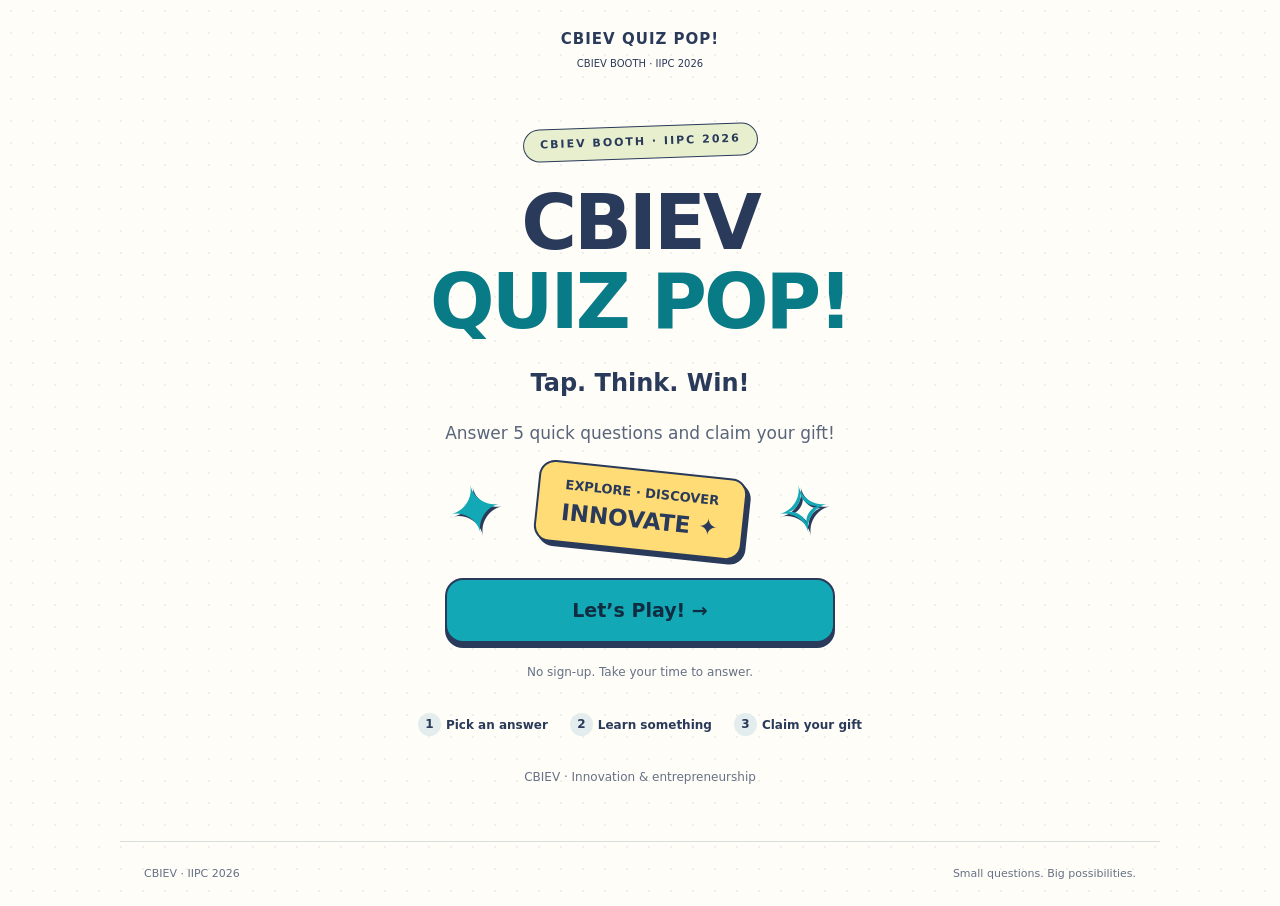
<file: index.html>
<!doctype html>
<html lang="en">

<head>
    <meta charset="utf-8">
    <meta name="viewport" content="width=device-width, initial-scale=1">
    <meta name="theme-color" content="#FFFDF7">
    <title>CBIEV QUIZ POP!</title>
    <link rel="stylesheet" href="css/style.css?v=red-popup-20261123">
    <script src="js/quiz.js?v=mixed-rounds-v4-20261123" defer></script>
</head>

<body>
    <header class="site-header">
        <span class="event"><b>CBIEV QUIZ POP!</b><br><small>CBIEV BOOTH · IIPC 2026</small></span>
    </header>
    <main id="app" class="quiz" aria-live="polite">
        <p>Getting your quest ready…</p>
    </main>
    <footer>CBIEV · IIPC 2026 <span>Small questions. Big possibilities.</span></footer>
</body>

</html>
</file>
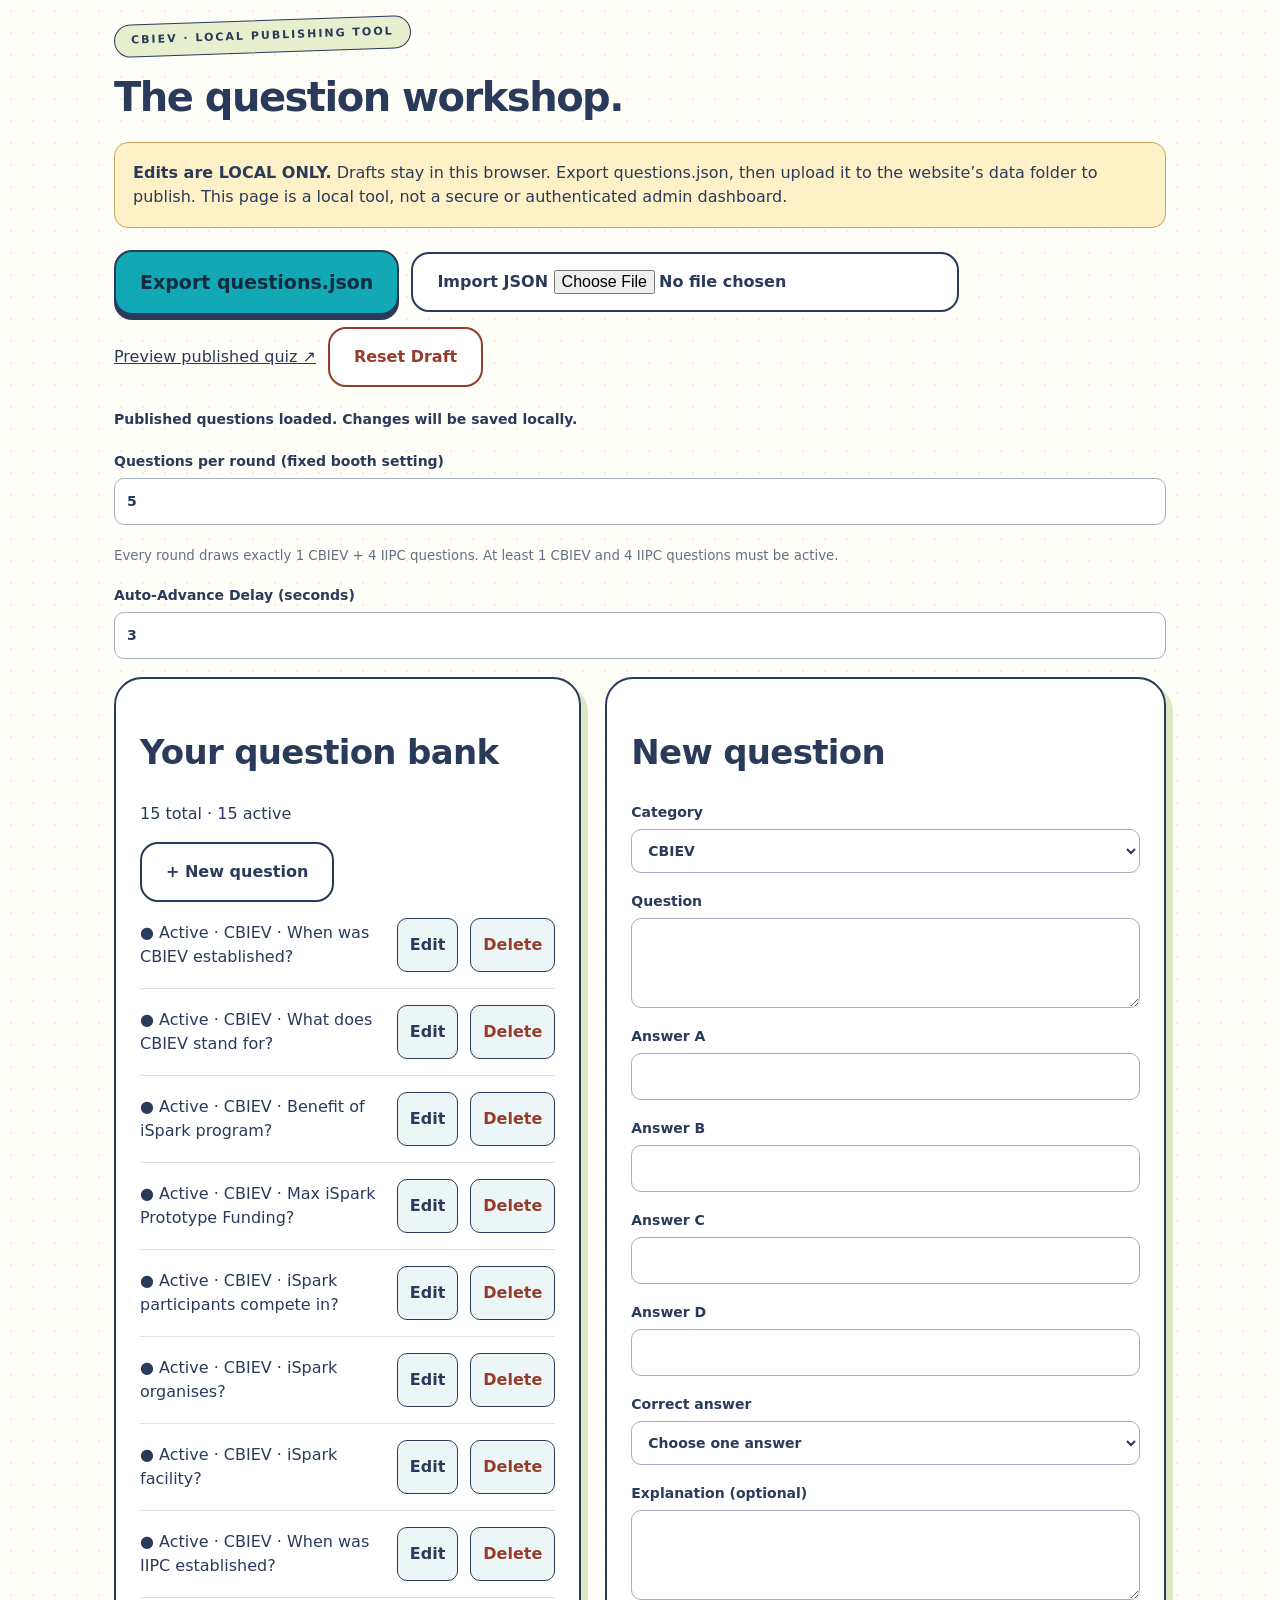
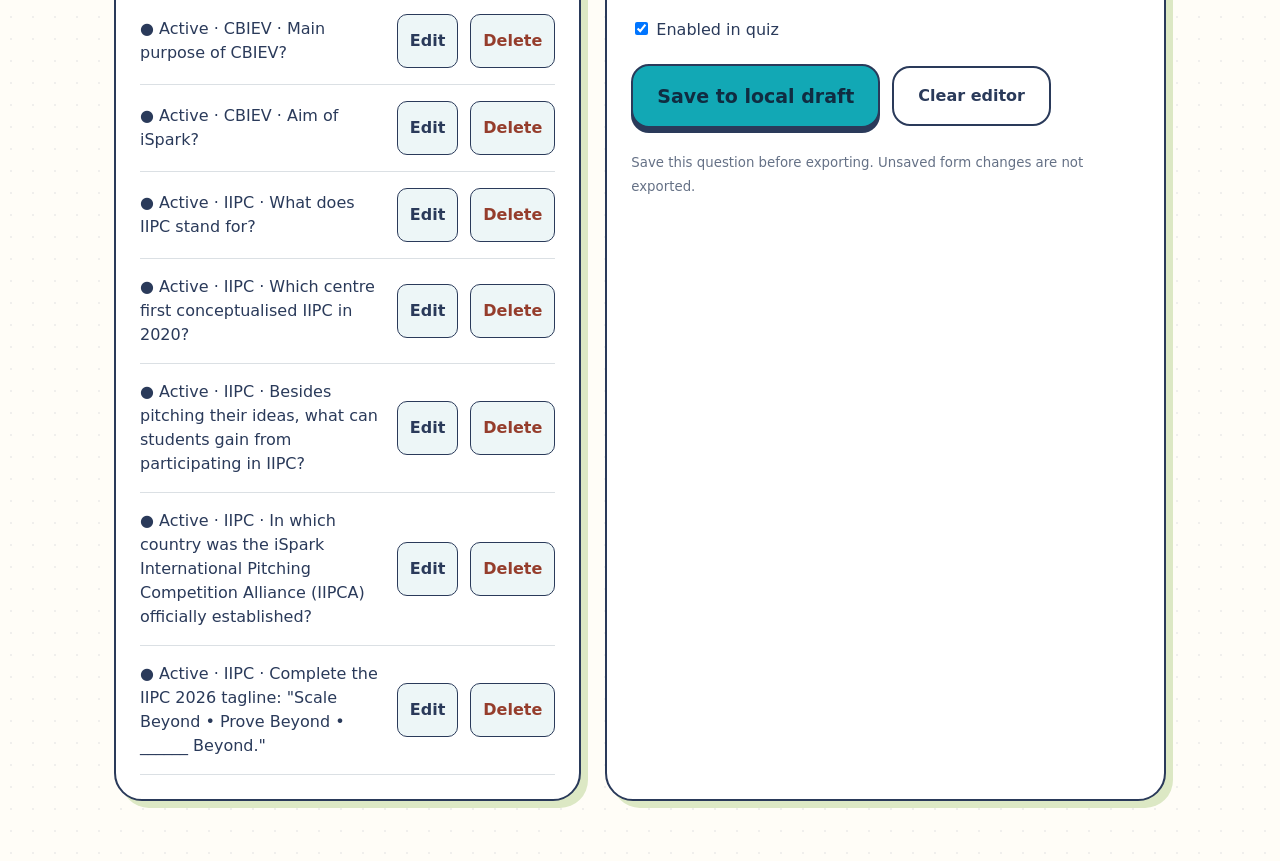
<file: admin.html>
<!doctype html>
<html lang="en">

<head>
    <meta charset="utf-8">
    <meta name="viewport" content="width=device-width, initial-scale=1">
    <title>Question workshop · CBIEV</title>
    <link rel="stylesheet" href="css/style.css?v=red-popup-20261123">
    <script src="js/quiz.js?v=mixed-rounds-v4-20261123" defer></script>
    <script src="js/admin.js?v=mixed-rounds-v4-20261123" defer></script>
</head>

<body>
    <main class="admin"><span class="eyebrow">CBIEV · Local publishing tool</span>
        <h1>The question workshop.</h1>
        <p class="notice"><strong>Edits are LOCAL ONLY.</strong> Drafts stay in this browser. Export questions.json,
            then upload it to the website’s data folder to publish. This page is a local tool, not a secure or
            authenticated admin dashboard.</p>
        <div class="toolbar"><button id="export" class="primary">Export questions.json</button><label
                class="secondary">Import JSON <input id="import" type="file" accept=".json,application/json"></label><a
                href="index.html" target="_blank" rel="noopener">Preview published quiz ↗</a><button id="reset"
                class="danger">Reset Draft</button></div>
        <p id="status" class="status" role="status"></p><label class="field">Questions per round (fixed booth setting)<input
                id="round-count" type="number" value="5" readonly></label><small>Every round draws exactly 1 CBIEV + 4 IIPC questions. At least 1 CBIEV and 4 IIPC questions must be active.</small>
        <label class="field">Auto-Advance Delay (seconds)<input id="advance-delay" type="number" min="2" max="10" step="1" value="3"></label>
        <div class="admin-layout">
            <section class="card">
                <h2>Your question bank</h2>
                <p id="counts"></p><button id="new" class="secondary">+ New question</button>
                <div id="list"></div>
            </section>
            <section class="card">
                <h2 id="editor-title">New question</h2>
                <form id="editor"><label class="field">Category<select id="category" required><option value="CBIEV">CBIEV</option><option value="IIPC">IIPC</option></select></label><label class="field">Question<textarea id="question" required
                            maxlength="1000"></textarea></label>
                    <div id="option-fields"></div><label class="field">Correct answer<select id="correct" required>
                            <option value="">Choose one answer</option>
                            <option value="0">A</option>
                            <option value="1">B</option>
                            <option value="2">C</option>
                            <option value="3">D</option>
                        </select></label><label class="field">Explanation (optional)<textarea id="explanation"
                            maxlength="2000"></textarea></label><label><input id="enabled" type="checkbox" checked>
                        Enabled in quiz</label>
                    <div class="toolbar"><button class="primary" type="submit">Save to local draft</button><button
                            id="cancel" class="secondary" type="button">Clear editor</button></div><small>Save this
                        question before exporting. Unsaved form changes are not exported.</small>
                </form>
            </section>
        </div>
    </main>
</body>

</html>
</file>
<file: css/style.css>
:root {
    --navy: #2A3A5A;
    --teal: #12A8B5;
    --lime: #97B854;
    --cream: #FFFDF7;
    --yellow: #ffdc75
}

* {
    box-sizing: border-box
}

body {
    margin: 0;
    color: var(--navy);
    background: var(--cream);
    font-family: ui-rounded, 'Avenir Next', Avenir, system-ui, sans-serif;
    line-height: 1.5;
    background-image: radial-gradient(#2a3a5a12 1px, transparent 1px);
    background-size: 22px 22px
}

button,
input,
textarea,
select {
    font: inherit
}

button,
a,
input,
textarea,
select {
    -webkit-tap-highlight-color: transparent
}

button {
    cursor: pointer
}

button:disabled {
    cursor: default
}

button:focus-visible,
a:focus-visible,
input:focus-visible,
textarea:focus-visible,
select:focus-visible {
    outline: 3px solid #1b7187;
    outline-offset: 5px
}

.site-header {
    max-width: 1100px;
    margin: auto;
    padding: 28px 30px;
    display: flex;
    align-items: center;
    justify-content: center;
    gap: 20px
}

.event {
    text-align: center;
    font-size: 15px;
    letter-spacing: 1px
}

.event small {
    font-size: 10px;
    letter-spacing: 0
}

.quiz {
    max-width: 710px;
    min-height: 70vh;
    margin: 25px auto 55px;
    padding: 0 24px;
    text-align: center
}

.eyebrow {
    display: inline-block;
    background: #e7efce;
    border: 1.5px solid var(--navy);
    border-radius: 30px;
    padding: 7px 16px;
    text-transform: uppercase;
    letter-spacing: 2px;
    font-size: 11px;
    font-weight: 800;
    transform: rotate(-2deg)
}

h1 {
    font-size: clamp(44px, 8vw, 76px);
    line-height: 1.04;
    letter-spacing: -3px;
    margin: 24px 0
}

h1 em {
    font-style: normal;
    color: #087b87
}

h2 {
    font-size: clamp(25px, 4vw, 34px);
    line-height: 1.25;
    letter-spacing: -.7px
}

.intro {
    max-width: 420px;
    margin: 20px auto;
    color: #58657a;
    font-size: 17px
}

.hero-art {
    height: 88px;
    display: flex;
    justify-content: center;
    align-items: center;
    gap: 32px;
    margin: 20px 0
}

.star {
    font-size: 66px;
    color: var(--teal);
    display: inline-block;
    transform: rotate(-12deg);
    text-shadow: 2px 3px var(--navy)
}

.ticket {
    background: var(--yellow);
    border: 2px solid var(--navy);
    border-radius: 16px;
    padding: 12px 24px;
    transform: rotate(6deg);
    box-shadow: 4px 4px 0 var(--navy);
    font-size: 13px;
    font-weight: 800
}

.ticket strong {
    display: block;
    font-size: 23px
}

.primary,
.secondary,
.danger {
    border: 2px solid var(--navy);
    border-radius: 18px;
    padding: 16px 24px;
    font-weight: 800;
    min-height: 54px;
    color: var(--navy);
    background: white;
    transition: transform .15s, box-shadow .15s
}

.primary {
    background: var(--teal);
    color: #102c41;
    box-shadow: 0 5px 0 var(--navy);
    font-size: 19px
}

.primary:hover {
    transform: translateY(-2px);
    box-shadow: 0 7px 0 var(--navy)
}

.primary:active,
.answer:active {
    transform: translateY(3px);
    box-shadow: none
}

.primary:disabled {
    opacity: .55;
    box-shadow: none
}

.wide {
    width: 100%
}

.welcome-action {
    max-width: 390px;
    margin: 24px auto
}

.micro {
    font-size: 12px;
    color: #657186;
    margin-top: 20px
}

.steps {
    display: flex;
    justify-content: center;
    gap: 22px;
    font-size: 12px;
    font-weight: 700;
    margin: 32px 0
}

.steps b {
    display: inline-grid;
    place-items: center;
    width: 23px;
    height: 23px;
    border-radius: 50%;
    background: #e4edee;
    margin-right: 5px
}

footer {
    max-width: 1040px;
    margin: auto;
    padding: 24px;
    border-top: 1px solid #d9dedc;
    font-size: 11px;
    display: flex;
    justify-content: space-between;
    gap: 12px;
    color: #657186
}

.card {
    background: white;
    border: 2px solid var(--navy);
    border-radius: 28px;
    padding: 30px;
    box-shadow: 7px 7px 0 #dce8c4;
    text-align: left
}

.progress-label {
    display: flex;
    justify-content: space-between;
    font-size: 12px;
    font-weight: 800;
    text-transform: uppercase;
    letter-spacing: 1px
}

.progress {
    height: 13px;
    border: 2px solid var(--navy);
    border-radius: 20px;
    background: white;
    overflow: hidden;
    margin: 12px 0 28px
}

.progress span {
    display: block;
    height: 100%;
    background: var(--lime);
    transition: width .3s
}

.answers {
    display: grid;
    gap: 12px;
    margin: 26px 0
}

.answer {
    display: flex;
    align-items: center;
    gap: 14px;
    text-align: left;
    width: 100%;
    border: 2px solid #ced5df;
    background: #edf6f7;
    border-radius: 17px;
    padding: 16px;
    color: var(--navy);
    font-weight: 700;
    min-height: 65px;
    box-shadow: 0 3px 0 #d9dfe5;
    transition: transform .15s
}

.answer:nth-child(2) {
    background: #f2f5e7
}

.answer:nth-child(3) {
    background: #fff5d8
}

.answer:nth-child(4) {
    background: #edf1fc
}

.answer b {
    border: 1px solid currentColor;
    border-radius: 9px;
    min-width: 31px;
    height: 31px;
    display: grid;
    place-items: center;
    background: #ffffffaa
}

.answer:hover:not(:disabled) {
    border-color: var(--navy);
    transform: translateY(-2px)
}

.answer.correct {
    background: #e4efc8;
    border-color: #54752d
}

.answer.wrong {
    background: #ffebe5;
    border-color: #a64b37
}

.feedback {
    border-radius: 15px;
    background: #f0f4e8;
    padding: 17px;
    margin-bottom: 20px;
    font-size: 14px
}

.feedback p {
    margin: 7px 0
}

.complete {
    text-align: center;
    padding: 36px 25px
}

.complete h1 {
    font-size: clamp(40px, 7vw, 62px)
}

.gift {
    background: #fff1c7;
    border: 2px dashed #b18b39;
    border-radius: 18px;
    padding: 22px;
    font-size: 21px;
    font-weight: 800;
    margin: 26px 0
}

.badge {
    width: 100px;
    height: 100px;
    border-radius: 50%;
    background: var(--lime);
    border: 2px solid var(--navy);
    display: grid;
    place-items: center;
    margin: auto;
    font-size: 50px;
    box-shadow: 5px 5px 0 var(--navy)
}

.confetti {
    position: fixed;
    top: -20px;
    pointer-events: none;
    width: 9px;
    height: 16px;
    animation: fall 2.8s ease-in forwards;
    z-index: 5
}

@keyframes fall {
    to {
        transform: translateY(105vh) rotate(600deg)
    }
}

.admin {
    max-width: 1100px;
    margin: 20px auto 60px;
    padding: 0 24px
}

.admin h1 {
    font-size: 40px;
    letter-spacing: -1.5px
}

.notice {
    background: #fff1c7;
    border: 1px solid #c4a55c;
    border-radius: 14px;
    padding: 18px
}

.toolbar {
    display: flex;
    flex-wrap: wrap;
    gap: 12px;
    margin: 22px 0;
    align-items: center
}

.toolbar a {
    color: var(--navy)
}

.admin-layout {
    display: grid;
    grid-template-columns: 1fr 1.2fr;
    gap: 24px
}

.admin .card {
    padding: 24px
}

.question-row {
    border-bottom: 1px solid #dbe0e4;
    padding: 16px 0;
    display: flex;
    gap: 12px;
    align-items: center
}

.question-row span {
    flex: 1;
    overflow-wrap: anywhere
}

.question-row button {
    padding: 8px 12px;
    border: 1px solid var(--navy);
    border-radius: 10px;
    background: #edf6f7
}

.field {
    display: block;
    font-size: 14px;
    font-weight: 700;
    margin: 18px 0
}

.field input,
.field textarea,
.field select {
    display: block;
    width: 100%;
    padding: 12px;
    border: 1.5px solid #a5afbd;
    border-radius: 10px;
    margin-top: 6px;
    color: var(--navy);
    background: white
}

.field textarea {
    min-height: 90px;
    resize: vertical
}

.danger {
    color: #953d2c;
    border-color: #953d2c
}

.status {
    font-size: 14px;
    font-weight: 700;
    min-height: 24px
}

.tag {
    font-size: 11px;
    color: #607044
}

.admin small {
    color: #657186
}

@media(max-width:650px) {
    .site-header {
        padding: 20px
    }

    .quiz {
        margin-top: 18px
    }

    .card {
        padding: 22px
    }

    .steps {
        gap: 10px;
        font-size: 11px
    }

    .admin-layout {
        grid-template-columns: 1fr
    }

    footer span {
        display: none
    }

    .admin h1 {
        font-size: 32px
    }

    .hero-art {
        gap: 22px
    }
}

@media(prefers-reduced-motion:reduce) {

    *,
    *:before,
    *:after {
        animation: none !important;
        transition: none !important
    }

    .confetti {
        display: none
    }
}
/* Tactile game feedback: transform/opacity animations keep mobile painting light. */
.answer { position: relative; touch-action: manipulation; transition: opacity .25s, background-color .2s, border-color .2s; }
.answer.correct { background: #12A8B5; color: white; border-color: #087580; box-shadow: 0 4px 0 #087580, 0 0 24px #12a8b547; text-shadow: 0 1px 2px #17414e; }
.answer.correct b { background: #087580; color: white; border-color: white; font-size: 24px; }
.answer-muted { opacity: .3; box-shadow: none; }
.answer-pop { animation: answer-spring .65s both; z-index: 1; }
.answer.wrong { animation: answer-shake .5s both; background: #ffe5de; border-color: #cf6752; }
.answer.wrong b { background: #b64b38; color: white; }
.question-card { animation: question-in .38s cubic-bezier(.2,.8,.3,1) both; }
.question-card.question-exit { animation: question-out .2s ease-in both; pointer-events: none; }
.progress span { transition: width .45s cubic-bezier(.2,.8,.3,1); }
.feedback-enter { animation: question-in .3s both; margin-top: 30px; }
.result-badge { display: inline-block; background: #087580; color: white; border: 2px solid var(--navy); border-radius: 12px; padding: 8px 15px; letter-spacing: 1px; box-shadow: 3px 3px 0 #97B854; animation: badge-pop .5s both; }
.result-retry { background: #b64b38; color: white; border-color: #8f3025; box-shadow: 3px 3px 0 #edac94; }
.continue-button:not([hidden]) { animation: question-in .3s both; }
[hidden] { display: none !important; }
.sparkle { position: absolute; left: 50%; top: 50%; font-size: 24px; pointer-events: none; z-index: 4; animation: sparkle-burst 1s ease-out both; text-shadow: none; }
/* The completion page itself is the overlay: no obscured interactive background. */
.quest-completed::before { content: ''; position: fixed; inset: 0; background: #2a3a5a38; pointer-events: none; z-index: 1; }
.quest-completed .quiz { position: relative; z-index: 2; }
.complete { position: relative; animation: badge-pop .6s both; box-shadow: 8px 10px 0 #97b854, 0 25px 70px #2a3a5a26; }
.complete .badge { background: #12A8B5; color: white; border: 5px solid #d9ecb5; box-shadow: 5px 5px 0 #97B854; animation: answer-spring .8s .12s both; }
.complete h1 { animation: badge-pop .65s .22s both; }
@keyframes answer-spring { 0% { transform: scale(1); } 35% { transform: scale(1.045) rotate(-1deg); } 50% { transform: scale(.985) rotate(1deg); } 65% { transform: scale(1.025) rotate(-.7deg); } 80% { transform: scale(.995) rotate(.4deg); } 100% { transform: scale(1); } }
@keyframes answer-shake { 0%,100% { transform: translateX(0); } 15%,45% { transform: translateX(-7px); background: #ef9b89; } 30%,60% { transform: translateX(7px); } 80% { transform: translateX(-3px); } }
@keyframes badge-pop { 0% { opacity: 0; transform: scale(.8) translateY(14px); } 65% { opacity: 1; transform: scale(1.04) translateY(-2px); } 100% { opacity: 1; transform: scale(1) translateY(0); } }
@keyframes question-in { from { opacity: 0; transform: translateY(18px) scale(.97); } to { opacity: 1; transform: translateY(0) scale(1); } }
@keyframes question-out { to { opacity: 0; transform: translateX(-18px) scale(.97); } }
@keyframes sparkle-burst { 0% { opacity: 0; transform: translate(-50%,-50%) scale(.3); } 20% { opacity: 1; } 100% { opacity: 0; transform: translate(calc(-50% + var(--x)),calc(-50% + var(--y))) rotate(var(--turn)) scale(.6); } }
@media(prefers-reduced-motion: reduce) { .sparkle { display: none; } }

/* Keep feedback in view even when an imported question is unusually long. */
.tagline { font-size: 24px; font-weight: 800; margin: 12px 0; }
.feedback-dock { position: fixed; z-index: 6; bottom: 12px; bottom: max(12px, env(safe-area-inset-bottom)); left: 50%; transform: translateX(-50%); width: min(620px, calc(100% - 24px)); text-align: left; }
.feedback-dock .feedback { margin: 0; border: 2px solid var(--navy); background: #fffdf7; box-shadow: 0 6px 30px #2a3a5a35; padding: 14px 18px; max-height: 48vh; overflow-y: auto; }
.feedback-dock .feedback-incorrect { background: #b42318; border-color: #8f1c13; color: white; }
.feedback-incorrect .countdown-track { background: #ffffff40; }
.feedback-incorrect .countdown-track span { background: white; }
.feedback-dock p { margin: 8px 0; }
.countdown-controls { display: flex; align-items: center; justify-content: space-between; gap: 10px; margin-top: 10px; }
.countdown-label { font-size: 13px; font-weight: 800; }
.next-now { font-size: 13px; min-height: 44px; padding: 8px 12px; white-space: nowrap; }
.countdown-track { height: 6px; background: #e0e7d6; border-radius: 8px; margin-top: 10px; overflow: hidden; }
.countdown-track span { display: block; height: 100%; background: var(--teal); transition: width 1s linear; }
.answer.wrong-fade { opacity: .3; transition: opacity .3s .6s; }
@media(max-width:650px) {
    .site-header { padding: 12px 16px; }
    .event { font-size: 12px; }
    .quiz { padding: 0 16px; margin-top: 12px; }
    .question-card { padding: 16px; }
    .question-card h2 { font-size: 23px; margin: 10px 0; }
    .question-card .micro { margin: 8px 0; }
    .question-card .answers { gap: 9px; margin: 14px 0; }
    .question-card .answer { padding: 10px 12px; min-height: 54px; font-size: 14px; }
    .progress { margin: 8px 0 14px; }
    .progress-label { font-size: 10px; }
    .feedback-dock .feedback { font-size: 13px; }
    .result-badge { padding: 5px 11px; font-size: 13px; }
}

/* Headings receive focus for screen readers, without a frame around the title. */
.quiz h1:focus,
.quiz h2:focus {
    outline: none;
}
</file>
